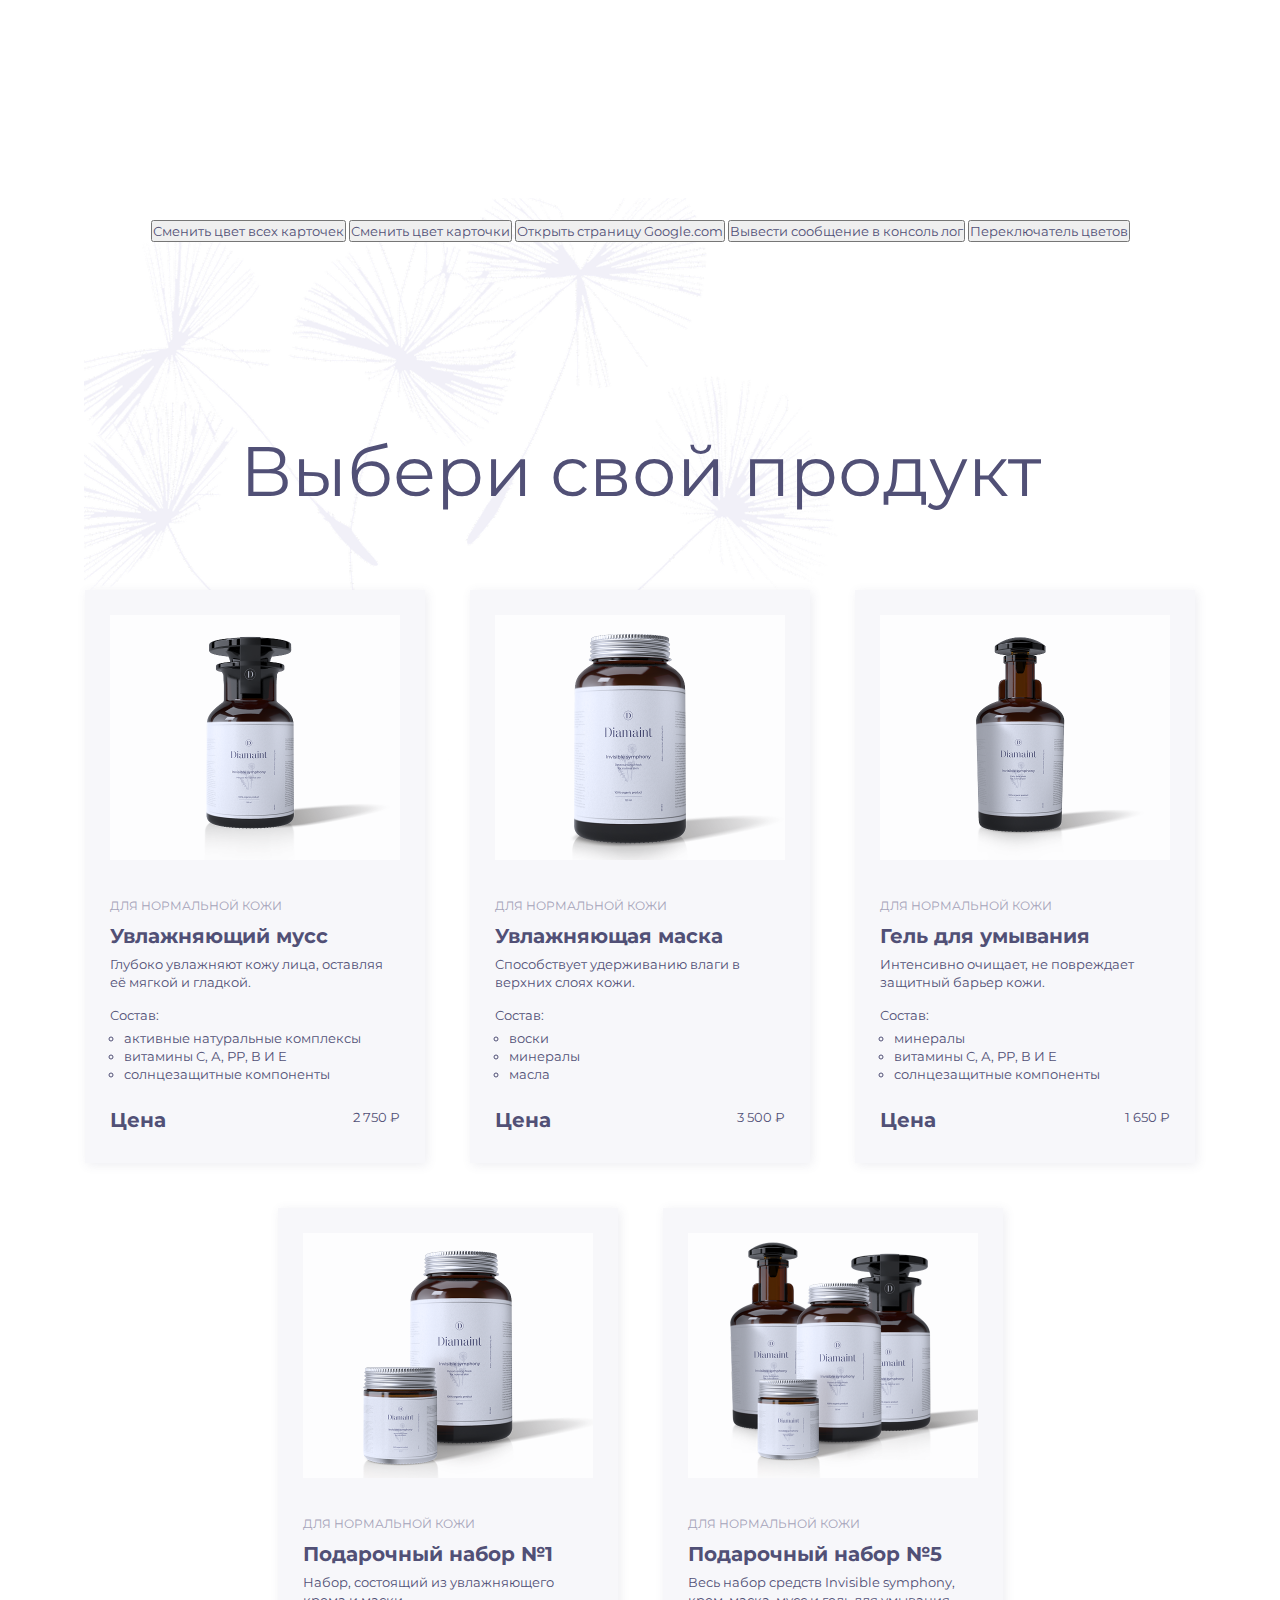
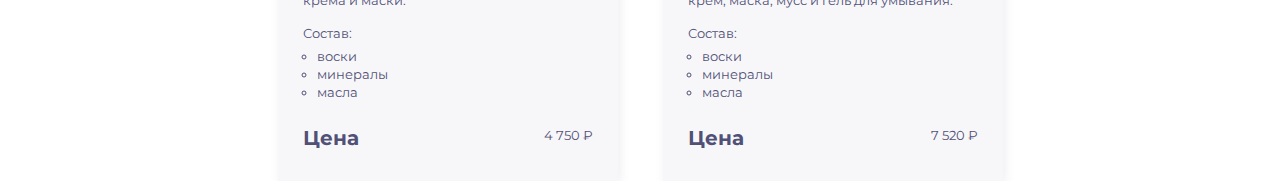
<file: index.html>
<!DOCTYPE html>
<html lang="en">
  <head>
    <meta charset="UTF-8" />
    <meta name="viewport" content="width=device-width, initial-scale=1.0" />
    <title>Каталог товаров</title>
    <script type="module" src="homework-7.js" defer></script>
    <link rel="stylesheet" href="style.css" />
    <link rel="preconnect" href="https://fonts.googleapis.com" />
    <link rel="preconnect" href="https://fonts.gstatic.com" crossorigin />
    <link
      href="https://fonts.googleapis.com/css2?family=Montserrat:ital,wght@0,100..900;1,100..900&display=swap"
      rel="stylesheet"
    />
  </head>
  <body>
    <main class="main">
      <div class="container">
        <div class="background-image"></div>
        <div class="title">
          <button id="change-cards-color">Сменить цвет всех карточек</button>
          <button id="change-first-card-color">Сменить цвет карточки</button>
          <button id="open-google-page">Открыть страницу Google.com</button>
          <button id="message-console">Вывести сообщение в консоль лог</button>
          <button id="color-switch">Переключатель цветов</button>
          <h1 id="main-title">Выбери свой продукт</h1>
        </div>
        <ul class="card-container">
          <li class="card-container-item">
            <img
              src="/images/moist-mousse.png"
              alt="Увлажняющий мусс"
              width="290"
              height="245"
            />
            <span class="product-category">для нормальной кожи</span>
            <h3 class="product-name">Увлажняющий мусс</h3>
            <p class="product-description">
              Глубоко увлажняют кожу лица, оставляя её мягкой и гладкой.
            </p>
            <span>Состав:</span>
            <ul class="product-compound">
              <li>активные натуральные комплексы</li>
              <li>витамины С, А, РР, В И Е</li>
              <li>солнцезащитные компоненты</li>
            </ul>
            <div class="product-price-container">
              <span class="product-price">Цена</span>
              <span class="product-price-lable">2 750 &#8381;</span>
            </div>
          </li>
          <li class="card-container-item">
            <img
              src="/images/moist-masque.png"
              alt="Увлажняющий мусс"
              width="290"
              height="245"
            />
            <span class="product-category">для нормальной кожи</span>
            <h3 class="product-name">Увлажняющая маска</h3>
            <p class="product-description">
              Способствует удерживанию влаги в верхних слоях кожи.
            </p>
            <span>Состав:</span>
            <ul class="product-compound">
              <li>воски</li>
              <li>минералы</li>
              <li>масла</li>
            </ul>
            <div class="product-price-container">
              <span class="product-price">Цена</span>
              <span class="product-price-lable">3 500 &#8381;</span>
            </div>
          </li>
          <li class="card-container-item">
            <img
              src="/images/gel-washing.png"
              alt="Увлажняющий мусс"
              width="290"
              height="245"
            />
            <span class="product-category">для нормальной кожи</span>
            <h3 class="product-name">Гель для умывания</h3>
            <p class="product-description">
              Интенсивно очищает, не повреждает защитный барьер кожи.
            </p>
            <span>Состав:</span>
            <ul class="product-compound">
              <li>минералы</li>
              <li>витамины С, А, РР, В И Е</li>
              <li>солнцезащитные компоненты</li>
            </ul>
            <div class="product-price-container">
              <span class="product-price">Цена</span>
              <span class="product-price-lable">1 650 &#8381;</span>
            </div>
          </li>
          <li class="card-container-item">
            <img
              src="/images/set-first.png"
              alt="Подарочный набор №1"
              width="290"
              height="245"
            />
            <span class="product-category">для нормальной кожи</span>
            <h3 class="product-name">Подарочный набор №1</h3>
            <p class="product-description">
              Набор, состоящий из увлажняющего крема и маски.
            </p>
            <span>Состав:</span>
            <ul class="product-compound">
              <li>воски</li>
              <li>минералы</li>
              <li>масла</li>
            </ul>
            <div class="product-price-container">
              <span class="product-price">Цена</span>
              <span class="product-price-lable">4 750 &#8381;</span>
            </div>
          </li>
          <li class="card-container-item">
            <img
              src="/images/set-five.png"
              alt="Подарочный набор №5"
              width="290"
              height="245"
            />
            <span class="product-category">для нормальной кожи</span>
            <h3 class="product-name">Подарочный набор №5</h3>
            <p class="product-description">
              Весь набор средств Invisible symphony, крем, маска, мусс и гель
              для умывания.
            </p>
            <span>Состав:</span>
            <ul class="product-compound">
              <li>воски</li>
              <li>минералы</li>
              <li>масла</li>
            </ul>
            <div class="product-price-container">
              <span class="product-price">Цена</span>
              <span class="product-price-lable">7 520 &#8381;</span>
            </div>
          </li>
        </ul>
      </div>
    </main>
  </body>
</html>
</file>
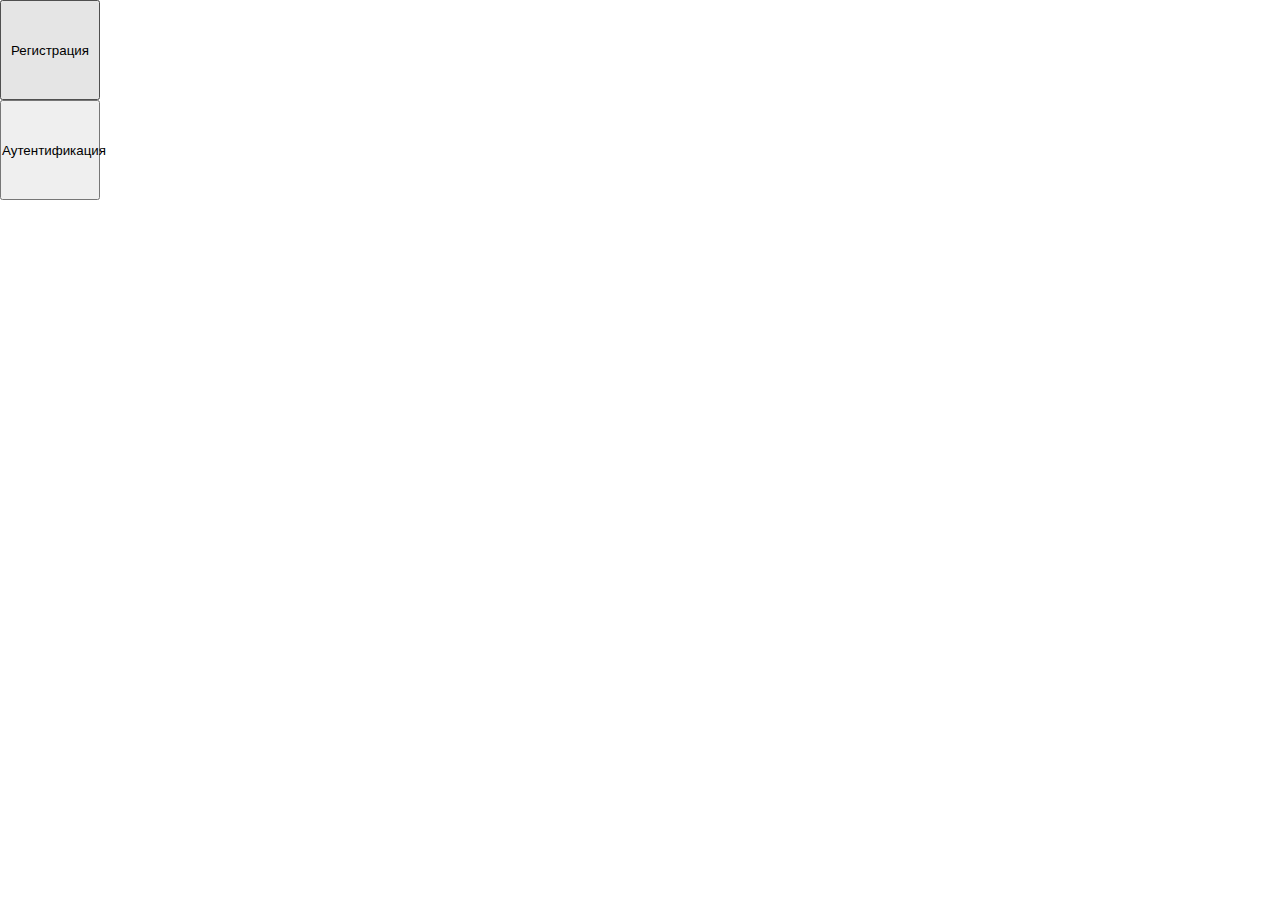
<file: homework-12/index.html>
<!DOCTYPE html>
<html lang="en">
<head>
  <meta charset="UTF-8">
  <meta name="viewport" content="width=device-width, initial-scale=1.0">
  <title>Document</title>
  <link rel="stylesheet" href="style.css">
</head>
<body>
  <div class="overlay" id="overlay"></div>

  <button class="button" id="registration-button">Регистрация</button>
  <button class="button" id="auth-button">Аутентификация</button>

  <div id="registration-modal" class="modal">
    <button id="modal-close-button" class="modal-close-button">X</button>
    <h1>Регистрация</h1>
    <span>Пароль</span>
    <span>Повторите пароль</span>
    <span>Логин</span>
    <span>Почта</span>
  </div>

  <div id="auth-modal" class="modal">
    <button id="modal-close-button" class="modal-close-button">X</button>
    <h1>Аутентификация</h1>
    <p>Логин</p>
    <p>Пароль</p>
  </div>

  <script type="module" src="script.js"></script>
</body>
</html>
</file>
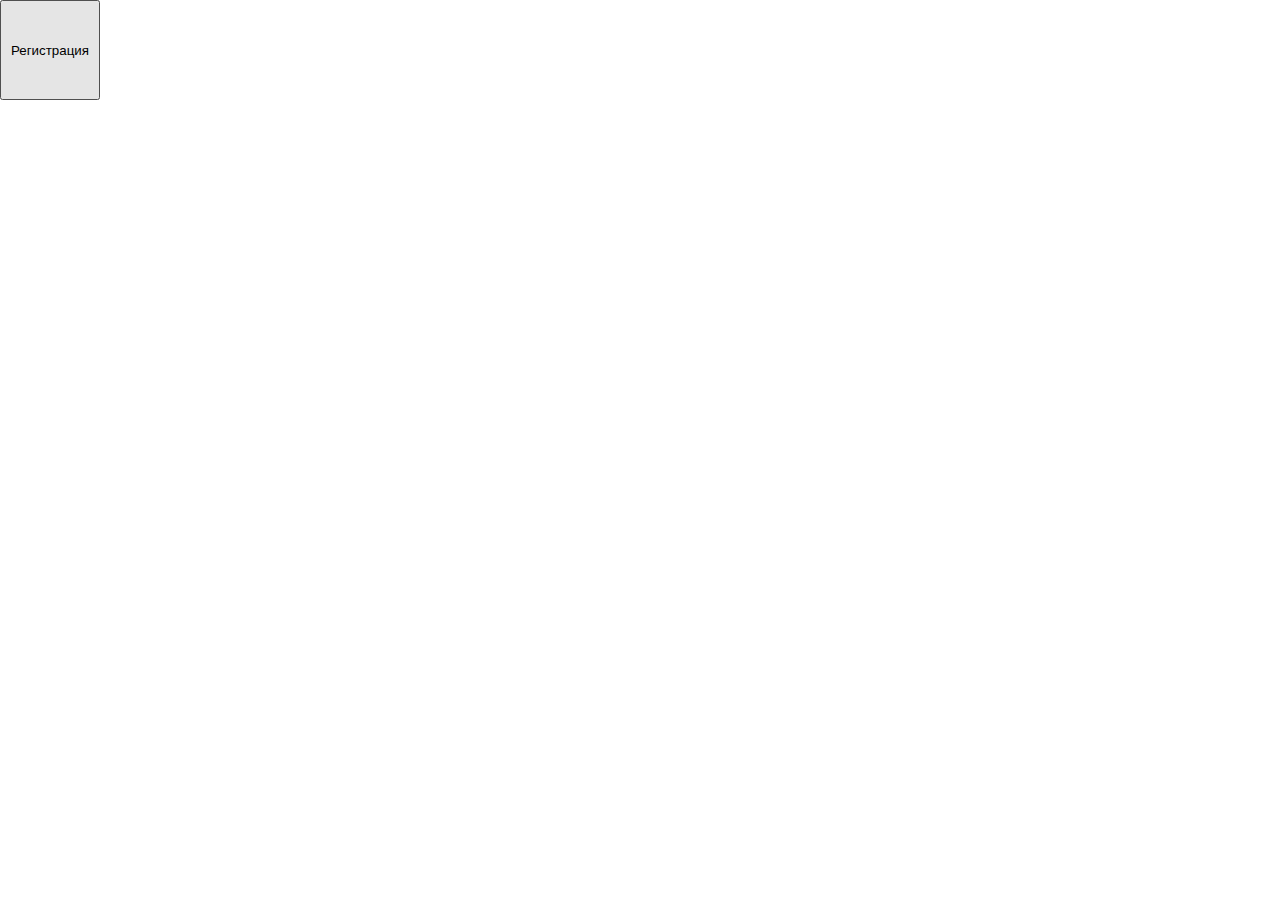
<file: work_12/index.html>
<!DOCTYPE html>
<html lang="en">
<head>
  <meta charset="UTF-8">
  <meta name="viewport" content="width=device-width, initial-scale=1.0">
  <title>Document</title>
  <link rel="stylesheet" href="./style.css">
</head>
<body>
  <div class="overlay" id="overlay"></div>
  <button class="button" id="registration-button">Регистрация</button>

  <div  id="registration-modal" class="modal">
    <h1>Регистрация</h1>
    <span>Пароль</span>
    <span>Повторите пароль</span>
    <span>Логин</span>
    <span>Почта</span>
    <script type="module" src="./script.js"></script>
  </div>
</body>
</html>
</file>
<file: style.css>
* {
  box-sizing: border-box;
  margin: 0;
  padding: 0;
  font-family: "Montserrat", Arial;
  font-size: 13px;
  line-height: 18px;
  color: #515076;
  font-weight: 400;
}

ul,
ol {
  list-style: none;
}

.color-switch-first {
  background-color: lightblue;
  color: black;
  padding: 5px;
}

.color-switch-second {
  background-color: coral;
  color: white;
  padding: 10px;
}

.container {
  position: relative;
  max-width: 1280px;
  min-height: 1715px;
  margin: 0 auto;
  padding-top: 220px;
  background: none;
  z-index: 2;
}

.background-image {
  content: "";
  position: absolute;
  top: 152px;
  left: 84px;
  width: 790px;
  height: 697px;
  background-image: url("/images/background-title.png");
  background-repeat: no-repeat;
  z-index: 0;
}

.title {
  position: relative;
  z-index: 1;
  text-align: center;
}

.title h1 {
  margin-top: 220px;
  text-align: center;
  font-size: 70px;
  color: rgba(81, 80, 118, 1);
}

.card-container {
  position: relative;
  z-index: 1;
  margin-top: 110px;
  display: flex;
  justify-content: center;
  flex-wrap: wrap;
  gap: 45px;
}

.card-container-item {
  width: 340px;
  height: 573px;
  padding: 25px;
  background: #f7f7fa;
  box-shadow: 2px 2px 10px 0 rgba(81, 80, 118, 0.1);
}

.product-category {
  font-size: 12px;
  line-height: 24px;
  text-transform: uppercase;
  color: #a5a3b9;
  margin-top: 30px;
  margin-bottom: 5px;
  display: block;
}

.product-name {
  font-weight: 700;
  font-size: 20px;
  line-height: 27px;
  margin-bottom: 5px;
}

.product-description {
  margin-bottom: 15px;
}

.product-compound {
  margin-top: 5px;
  list-style: circle;
  margin-bottom: 25px;
}

.product-compound li {
  margin-left: 14px;
}

.product-price-container {
  width: 290px;
  display: flex;
  justify-content: space-between;
}

.product-price {
  font-weight: 700;
  font-size: 20px;
  line-height: 24px;
}

.product-price-label {
  font-weight: 400;
  font-size: 20px;
  line-height: 24px;
}
</file>
<file: homework-12/style.css>
* {
  margin: 0;
  padding: 0;
}

.button {
  display: block;
  width: 100px;
  height: 100px;
}

.modal-close-button {
  display: block;
  position: absolute;
  top: 10px;
  right: 10px;
  border: none;
  background-color: transparent;
  cursor: pointer;
  padding: 10px;
}

.modal {
  position: absolute;
  display: none;
  top: 50%;
  left: 50%;
  transform: translate(-50%, -50%);
  width: 60rem;
  height: 50rem;
  background-color: #fff;
  border-radius: 20px;
}

.modal-showed {
  display: block;
}

.overlay {
  width: 100%;
  height: 100%;
  position: absolute;
  display: none;
  background-color: rgb(0, 0, 0, 0.6);
}

.overlay-showed {
  display: block;
}
</file>
<file: work_12/style.css>
* {
  margin: 0;
  padding: 0;
}
.button {
  display: block;
  width: 100px;
  height: 100px;
}

.modal {
  position: absolute;
  display: none;
  top: 50%;
  left: 50%;
  transform: translate(-50%, -50%);
  width: 60rem;
  height: 50rem;
  background-color: #fff;
  background-repeat: 20px;
}

.modal-showed{
  display: block;
}
.overlay {
  width: 100%;
  height: 100%;
  position: absolute;
  display: none;
  background-color: rgb(0, 0, 0, 0.6);
}

.overlay-showed {
  display: block;
}
</file>
